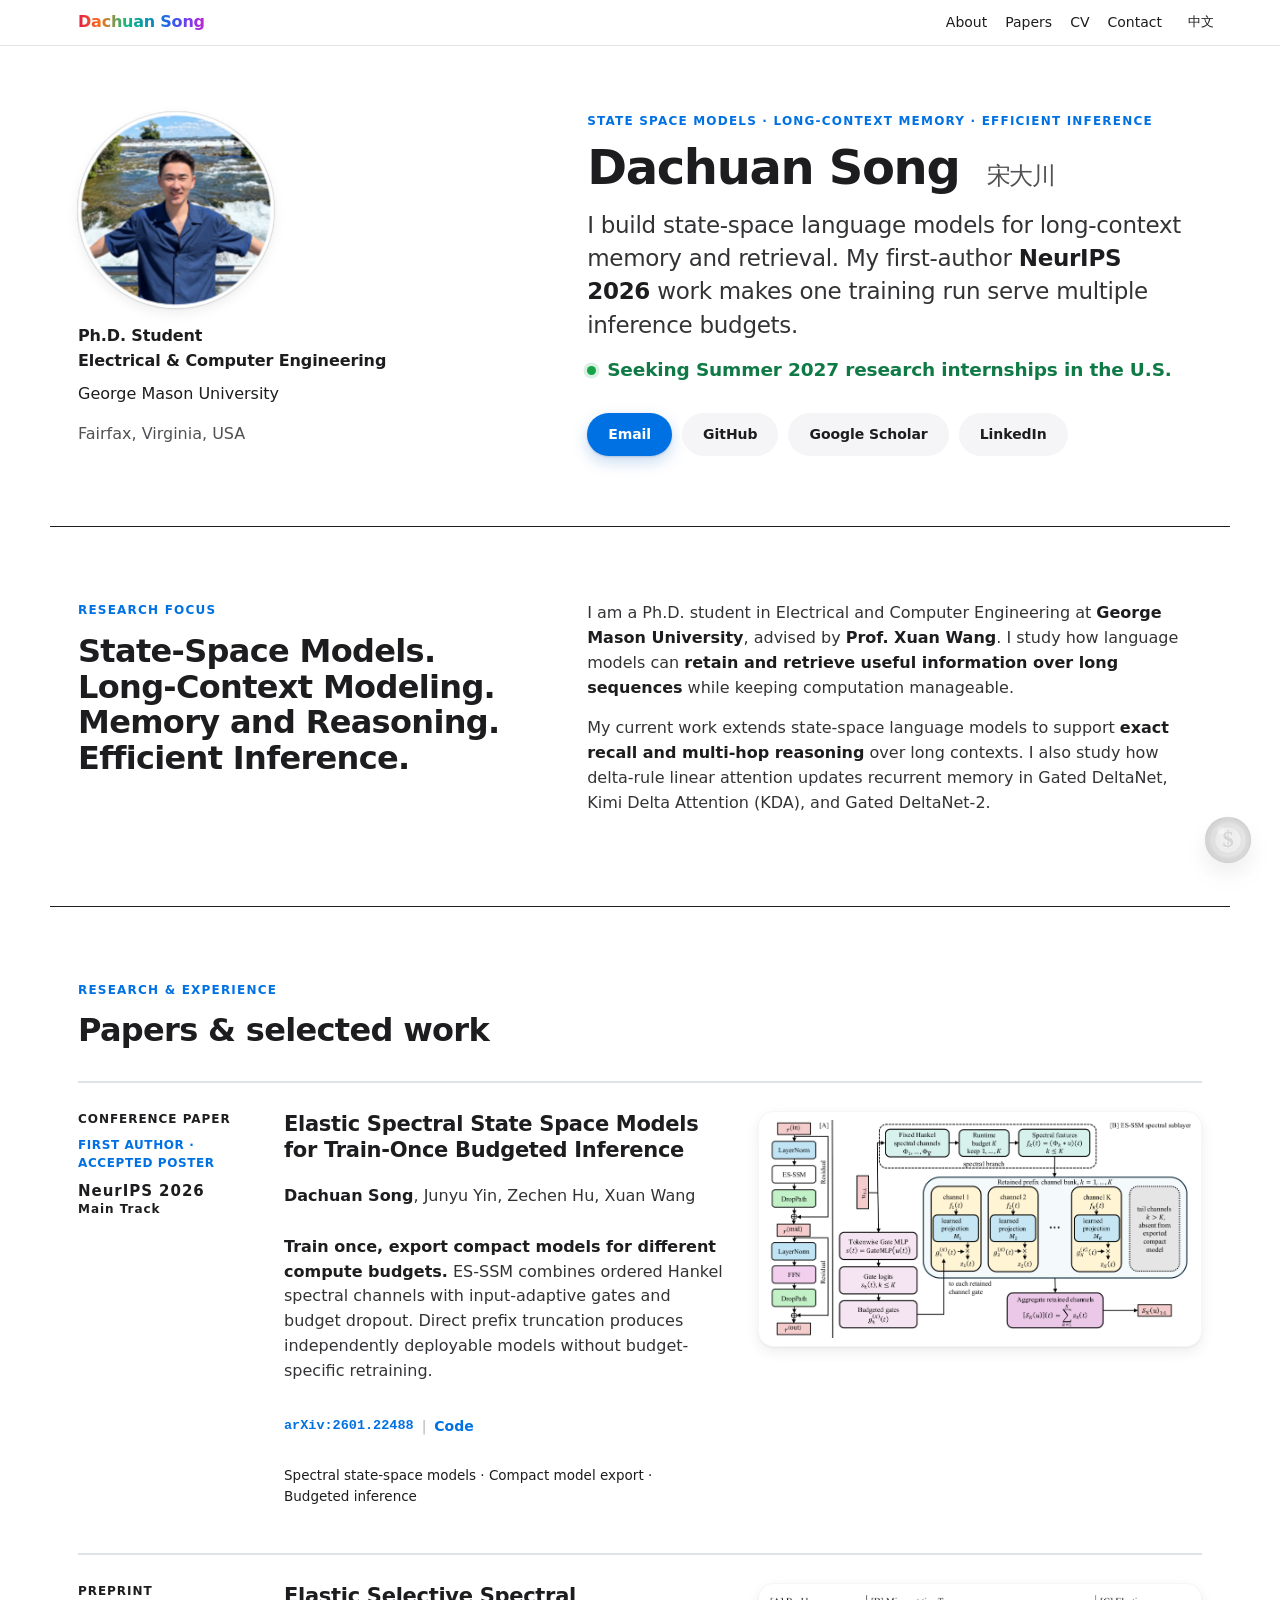
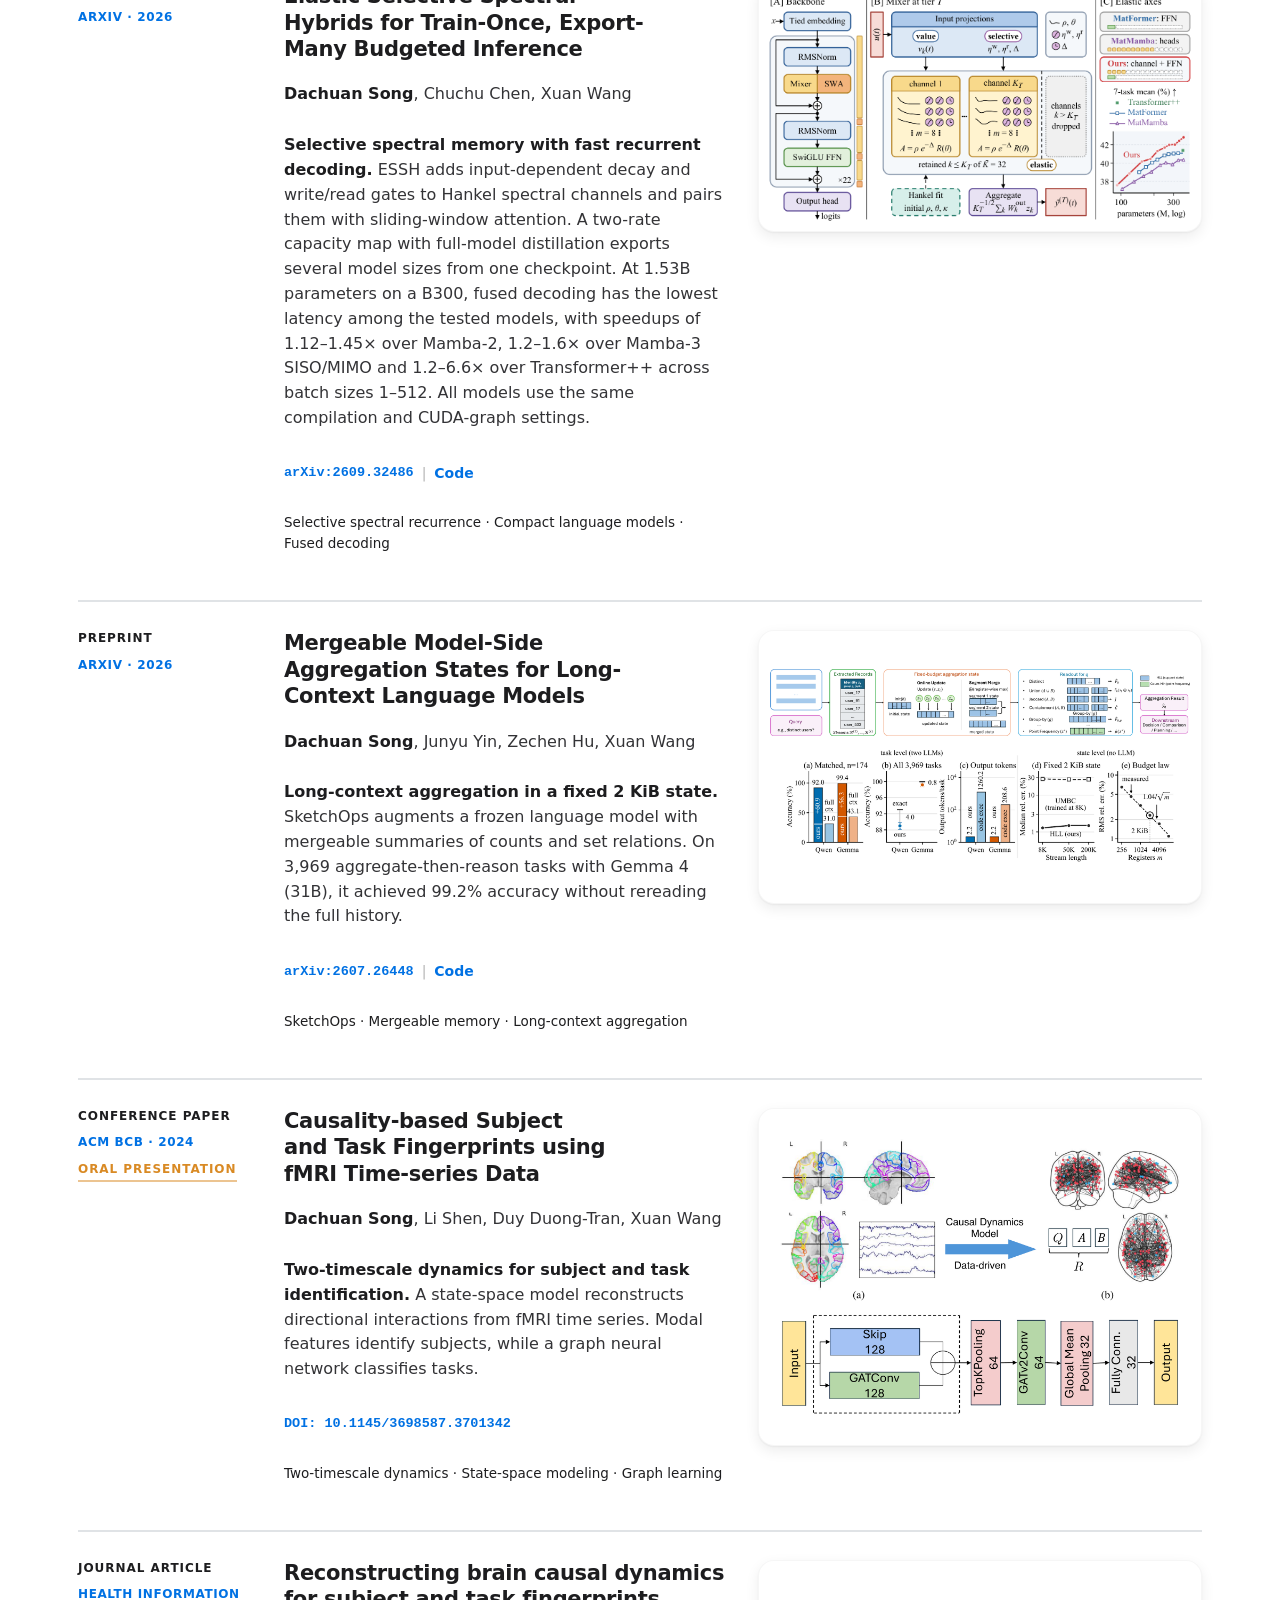
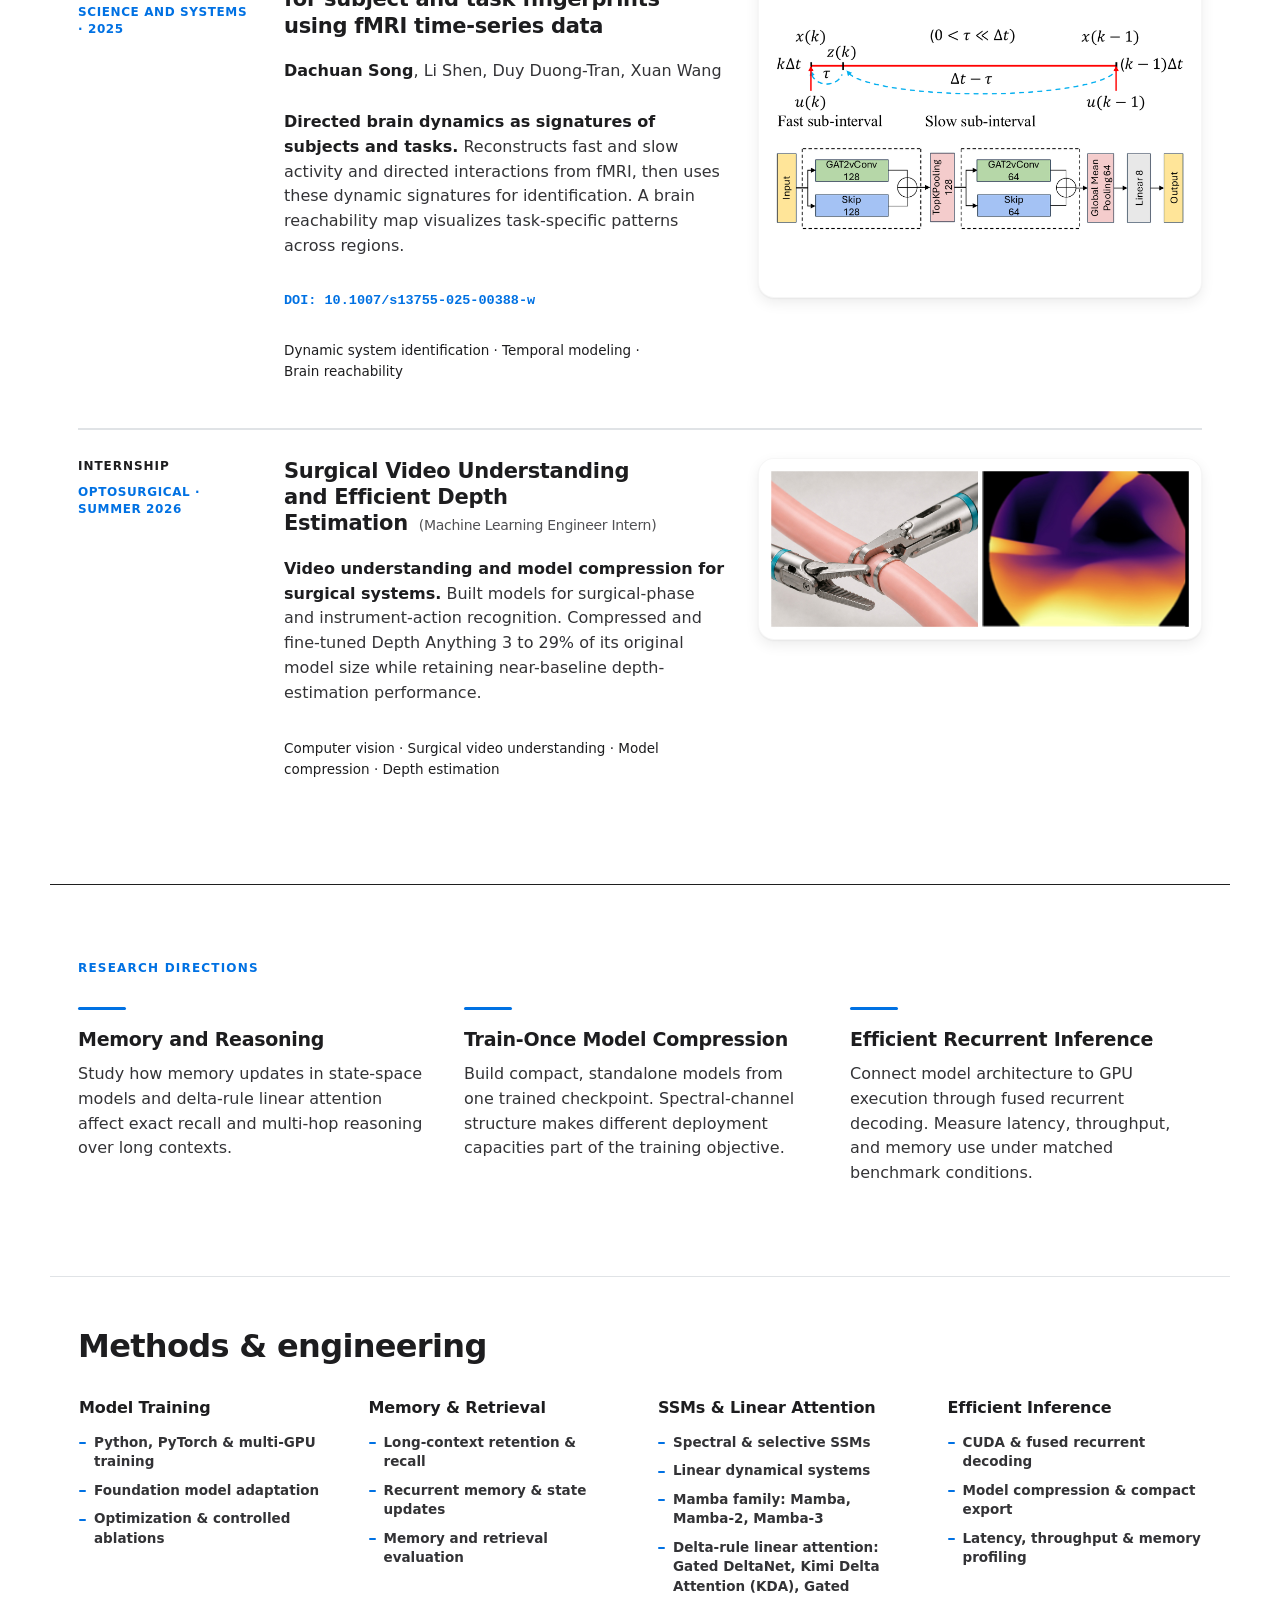
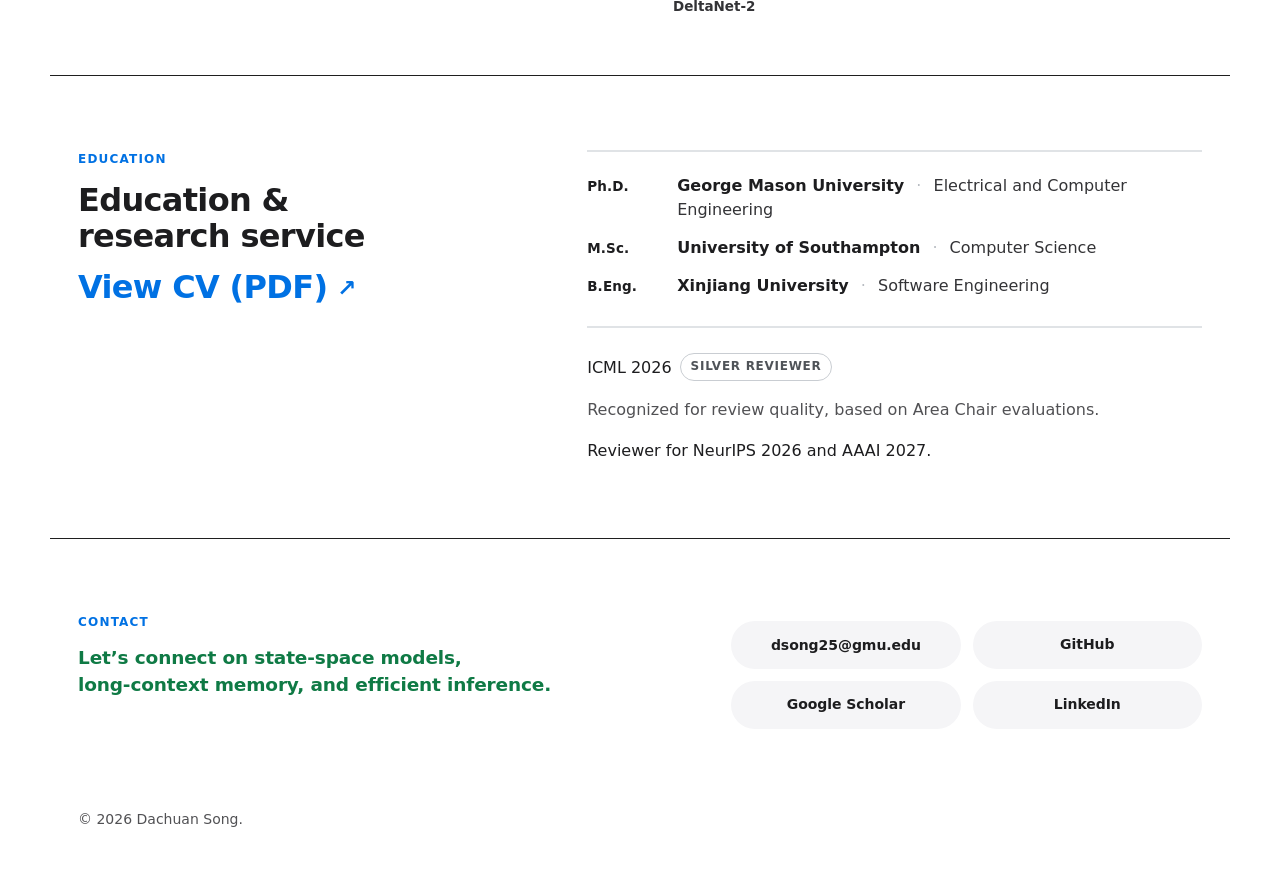
<file: index.html>
<!doctype html>
<html lang="en">
  <head>
    <meta charset="UTF-8" />
    <meta name="viewport" content="width=device-width, initial-scale=1.0" />
    <meta
      name="description"
      content="Dachuan Song, Ph.D. student at George Mason University. First-author NeurIPS 2026 research on state-space models, long-context memory and retrieval, and efficient inference."
    />
    <title>Dachuan Song | AI Research & Engineering</title>
    <link rel="canonical" href="https://dcsong.com/" />
    <script src="./domain-routing.js?v=20261001" defer></script>
    <link rel="stylesheet" href="./styles.css?v=plate-spin-20261128" />
  </head>
  <body>
    <button
      class="coin-companion"
      type="button"
      data-coin-easter-egg
      aria-label="Hidden contact easter egg"
      data-i18n-aria="easterEgg.coinLabel"
      aria-controls="wechat-contact"
      aria-expanded="false"
    >
      <span class="coin-sprite" aria-hidden="true"></span>
    </button>

    <dialog
      id="wechat-contact"
      class="wechat-dialog"
      data-wechat-dialog
      aria-label="WeChat QR code"
      data-i18n-aria="easterEgg.dialogLabel"
    >
      <button
        class="wechat-dialog-close"
        type="button"
        data-wechat-dialog-close
        aria-label="Close WeChat QR code"
        data-i18n-aria="easterEgg.closeLabel"
      >
        <span aria-hidden="true">&times;</span>
      </button>
      <img
        class="wechat-qr"
        src="./assets/wechat-qr.png"
        width="888"
        height="1137"
        alt="WeChat QR code for Dachuan Song"
        data-i18n-alt="easterEgg.qrAlt"
      />
    </dialog>

    <header class="site-header">
      <a class="brand" href="#top" aria-label="Dachuan Song home">
        <span class="brand-colors" aria-hidden="true">Dachuan Song</span>
      </a>
      <div class="header-controls">
        <nav class="nav" aria-label="Primary navigation">
          <a href="#about" data-i18n="nav.about">About</a>
          <a href="#publications" data-i18n="nav.papers">Papers</a>
          <a href="#education" data-i18n="nav.cv">CV</a>
          <a href="#contact" data-i18n="nav.contact">Contact</a>
        </nav>
        <button class="language-toggle" type="button" data-lang-toggle aria-label="Switch to Chinese">中文</button>
      </div>
    </header>

    <main id="top">
      <section class="hero section">
        <div class="hero-copy">
          <p class="eyebrow" data-i18n="hero.eyebrow">State Space Models · Long-Context Memory · Efficient Inference</p>
          <h1>Dachuan Song <span class="han-name">宋大川</span></h1>
          <p class="lead" data-i18n-html="hero.lead">I build state-space language models for long-context memory and retrieval. My first-author <strong>NeurIPS 2026</strong> work makes one training run serve multiple inference budgets.</p>
          <p class="hero-availability" data-i18n="hero.availability">Seeking Summer 2027 research internships in the U.S.</p>
          <div class="hero-actions" aria-label="Profile links" data-i18n-aria="hero.linksLabel">
            <button
              class="button primary"
              type="button"
              data-copy-email="dsong25@gmu.edu"
              data-i18n="links.email"
              data-i18n-aria="links.emailCopyAria"
              aria-label="Copy email address"
              aria-live="polite"
            >
              Email
            </button>
            <a class="button" href="https://github.com/songdc98" target="_blank" rel="noreferrer">GitHub</a>
            <a class="button" href="https://scholar.google.com/citations?user=GhRcPq0AAAAJ&hl=en&oi=ao" target="_blank" rel="noreferrer" data-i18n="links.scholar">Google Scholar</a>
            <a class="button" href="https://linkedin.com/in/dachuan-song-354554252" target="_blank" rel="noreferrer">LinkedIn</a>
          </div>
        </div>
        <aside class="profile-panel" aria-label="Profile summary" data-i18n-aria="profile.summaryLabel">
          <div class="portrait-stage">
            <div
              class="portrait-ring"
              role="button"
              tabindex="0"
              aria-label="Spin the portrait"
              data-i18n-aria="profile.spinLabel"
            >
              <div class="portrait-face portrait-front">
                <img src="./assets/dachuan-song-outdoor-natural.jpg" alt="Portrait of Dachuan Song" />
              </div>
              <div class="portrait-face portrait-back" aria-hidden="true">
                <span class="portrait-monogram">DS</span>
              </div>
            </div>
            <span class="portrait-floor" aria-hidden="true"></span>
          </div>
          <div>
            <p class="role" data-i18n="profile.role">Ph.D. Student</p>
            <p class="program" data-i18n="profile.program">Electrical &amp; Computer Engineering</p>
            <p>
              <a class="institution-link" href="https://www.gmu.edu/" target="_blank" rel="noreferrer" data-i18n="profile.university">George Mason University</a>
            </p>
            <p>
              <a class="location-link" href="https://maps.apple.com/?q=Fairfax%2C%20Virginia%2C%20USA" target="_blank" rel="noreferrer" data-i18n="profile.location">Fairfax, Virginia, USA</a>
            </p>
          </div>
        </aside>
      </section>

      <section id="about" class="section split">
        <div>
          <p class="section-kicker" data-i18n="about.kicker">Research focus</p>
          <h2 data-i18n-html="about.title">State-Space Models.<br>Long-Context Modeling.<br>Memory and Reasoning.<br>Efficient Inference.</h2>
        </div>
        <div class="section-body">
          <p data-i18n-html="about.p1">I am a Ph.D. student in Electrical and Computer Engineering at <a class="direction-link" href="https://www.gmu.edu/" target="_blank" rel="noreferrer">George Mason University</a>, advised by <a class="direction-link" href="https://mason.gmu.edu/~xwang64/index.html" target="_blank" rel="noreferrer">Prof. Xuan Wang</a>. I study how language models can <strong>retain and retrieve useful information over long sequences</strong> while keeping computation manageable.</p>
          <p data-i18n-html="about.p2">My current work extends state-space language models to support <strong>exact recall and multi-hop reasoning</strong> over long contexts. I also study how delta-rule linear attention updates recurrent memory in Gated DeltaNet, Kimi Delta Attention (KDA), and Gated DeltaNet-2.</p>
        </div>
      </section>

      <section id="publications" class="section">
        <div class="section-heading">
          <p class="section-kicker" data-i18n="publications.kicker">Research &amp; experience</p>
          <h2 data-i18n="publications.title">Papers &amp; selected work</h2>
        </div>
        <div class="publication-list">
          <article class="publication">
            <div class="publication-meta">
              <span class="paper-type conference" data-i18n="publications.es.type">Conference Paper</span>
              <span class="time" data-i18n="publications.es.venue">First author · Accepted poster</span>
              <span class="publication-note neurips-note" data-i18n-html="publications.es.badge"><span class="neurips-year">NeurIPS 2026</span><span class="neurips-track">Main Track</span></span>
            </div>
            <h3>
              <a id="paper-es-title" href="https://arxiv.org/abs/2601.22488" target="_blank" rel="noreferrer" data-i18n="publications.es.title">Elastic Spectral State Space Models for Train-Once Budgeted Inference</a>
            </h3>
            <p><strong class="author-self">Dachuan Song</strong>, Junyu Yin, Zechen Hu, Xuan Wang</p>
            <p class="publication-summary" data-i18n-html="publications.es.summary"><strong>Train once, export compact models for different compute budgets.</strong> ES-SSM combines ordered Hankel spectral channels with input-adaptive gates and budget dropout. Direct prefix truncation produces independently deployable models without budget-specific retraining.</p>
            <div class="paper-links" aria-label="Elastic Spectral State Space Models links" data-i18n-aria="publications.links.es">
              <a class="paper-id" href="https://arxiv.org/abs/2601.22488" target="_blank" rel="noreferrer">arXiv:2601.22488</a>
              <a href="https://github.com/songdc98/ES-SSM" target="_blank" rel="noreferrer" data-i18n="publications.link.code">Code</a>
            </div>
            <p class="stack publication-keywords" data-i18n="publications.es.keywords">Spectral state‑space models · Compact model export · Budgeted inference</p>
            <a class="paper-thumbnail paper-thumbnail-figure1" href="https://arxiv.org/abs/2601.22488" target="_blank" rel="noreferrer" aria-labelledby="paper-es-title">
              <img src="./assets/es-ssm-figure1.png" alt="Figure 1 of ES-SSM: spectral channels and compact model export" data-i18n-alt="publications.es.imageAlt" />
            </a>
          </article>
          <article class="publication">
            <div class="publication-meta">
              <span class="paper-type preprint" data-i18n="publications.essh.type">Preprint</span>
              <span class="time" data-i18n="publications.essh.venue">arXiv · 2026</span>
            </div>
            <h3>
              <a id="paper-essh-title" href="https://arxiv.org/abs/2609.32486" target="_blank" rel="noreferrer" data-i18n="publications.essh.title">Elastic Selective Spectral Hybrids for Train-Once, Export-Many Budgeted Inference</a>
            </h3>
            <p><strong class="author-self">Dachuan Song</strong>, Chuchu Chen, Xuan Wang</p>
            <p class="publication-summary" data-i18n-html="publications.essh.summary"><strong>Selective spectral memory with fast recurrent decoding.</strong> ESSH adds input-dependent decay and write/read gates to Hankel spectral channels and pairs them with sliding-window attention. A two-rate capacity map with full-model distillation exports several model sizes from one checkpoint. At 1.53B parameters on a B300, fused decoding has the lowest latency among the tested models, with speedups of 1.12⁠–⁠1.45× over Mamba-2, 1.2⁠–⁠1.6× over Mamba-3 SISO/MIMO and 1.2⁠–⁠6.6× over Transformer++ across batch sizes 1⁠–⁠512. All models use the same compilation and CUDA-graph settings.</p>
            <div class="paper-links" aria-label="Elastic Selective Spectral Hybrids paper links" data-i18n-aria="publications.links.essh">
              <a class="paper-id" href="https://arxiv.org/abs/2609.32486" target="_blank" rel="noreferrer">arXiv:2609.32486</a>
              <a href="https://github.com/songdc98/ESSH" target="_blank" rel="noreferrer" data-i18n="publications.link.code">Code</a>
            </div>
            <p class="stack publication-keywords" data-i18n="publications.essh.keywords">Selective spectral recurrence · Compact language models · Fused decoding</p>
            <a class="paper-thumbnail paper-thumbnail-figure1" href="https://arxiv.org/abs/2609.32486" target="_blank" rel="noreferrer" aria-labelledby="paper-essh-title">
              <img src="./assets/essh-figure1.png" alt="Figure 1 of ESSH: selective spectral hybrid and elastic capacity axes" data-i18n-alt="publications.essh.imageAlt" />
            </a>
          </article>
          <article class="publication">
            <div class="publication-meta">
              <span class="paper-type preprint" data-i18n="publications.sketchops.type">Preprint</span>
              <span class="time" data-i18n="publications.sketchops.venue">arXiv · 2026</span>
            </div>
            <h3>
              <a id="paper-sketchops-title" href="https://arxiv.org/abs/2607.26448" target="_blank" rel="noreferrer" data-i18n="publications.sketchops.title">Mergeable Model-Side Aggregation States for Long-Context Language Models</a>
            </h3>
            <p><strong class="author-self">Dachuan Song</strong>, Junyu Yin, Zechen Hu, Xuan Wang</p>
            <p class="publication-summary" data-i18n-html="publications.sketchops.summary"><strong>Long-context aggregation in a fixed 2 KiB state.</strong> SketchOps augments a frozen language model with mergeable summaries of counts and set relations. On 3,969 aggregate-then-reason tasks with Gemma 4 (31B), it achieved 99.2% accuracy without rereading the full history.</p>
            <div class="paper-links" aria-label="SketchOps paper links" data-i18n-aria="publications.links.sketchops">
              <a class="paper-id" href="https://arxiv.org/abs/2607.26448" target="_blank" rel="noreferrer">arXiv:2607.26448</a>
              <a href="https://github.com/songdc98/sketchops" target="_blank" rel="noreferrer" data-i18n="publications.link.code">Code</a>
            </div>
            <p class="stack publication-keywords" data-i18n="publications.sketchops.keywords">SketchOps · Mergeable memory · Long‑context aggregation</p>
            <a class="paper-thumbnail paper-thumbnail-stack" href="https://arxiv.org/abs/2607.26448" target="_blank" rel="noreferrer" aria-labelledby="paper-sketchops-title">
              <img src="./assets/sketchops-figures.png?v=2" alt="SketchOps workflow and main experimental results" />
            </a>
          </article>
          <article class="publication">
            <div class="publication-meta">
              <span class="paper-type conference" data-i18n="publications.bcb.type">Conference Paper</span>
              <span class="time" data-i18n="publications.bcb.venue">ACM BCB · 2024</span>
              <span class="publication-note" data-i18n="publications.bcb.badge">Oral Presentation</span>
            </div>
            <h3>
              <a id="paper-bcb-title" href="https://dl.acm.org/doi/abs/10.1145/3698587.3701342" target="_blank" rel="noreferrer" data-i18n="publications.bcb.title">Causality-based Subject and Task Fingerprints using fMRI Time-series Data</a>
            </h3>
            <p><strong class="author-self">Dachuan Song</strong>, Li Shen, Duy Duong-Tran, Xuan Wang</p>
            <p class="publication-summary" data-i18n-html="publications.bcb.summary"><strong>Two-timescale dynamics for subject and task identification.</strong> A state-space model reconstructs directional interactions from fMRI time series. Modal features identify subjects, while a graph neural network classifies tasks.</p>
            <div class="paper-links" aria-label="ACM BCB conference paper links" data-i18n-aria="publications.links.bcb">
              <a class="paper-id" href="https://dl.acm.org/doi/abs/10.1145/3698587.3701342" target="_blank" rel="noreferrer">DOI: 10.1145/3698587.3701342</a>
            </div>
            <p class="stack publication-keywords" data-i18n="publications.bcb.keywords">Two‑timescale dynamics · State‑space modeling · Graph learning</p>
            <a class="paper-thumbnail" href="https://dl.acm.org/doi/abs/10.1145/3698587.3701342" target="_blank" rel="noreferrer" aria-labelledby="paper-bcb-title">
              <img
                src="./assets/conference-figures-1-2.png"
                alt="Conference Figures 1 and 2: causal dynamics reconstruction and five-layer GNN"
              />
            </a>
          </article>
          <article class="publication">
            <div class="publication-meta">
              <span class="paper-type journal" data-i18n="publications.fmri.type">Journal Article</span>
              <span class="time" data-i18n="publications.fmri.venue">Health Information Science and Systems · 2025</span>
            </div>
            <h3>
              <a id="paper-fmri-title" href="https://link.springer.com/article/10.1007/s13755-025-00388-w" target="_blank" rel="noreferrer" data-i18n="publications.fmri.title">Reconstructing brain causal dynamics for subject and task fingerprints using fMRI time-series data</a>
            </h3>
            <p><strong class="author-self">Dachuan Song</strong>, Li Shen, Duy Duong-Tran, Xuan Wang</p>
            <p class="publication-summary" data-i18n-html="publications.fmri.summary"><strong>Directed brain dynamics as signatures of subjects and tasks.</strong> Reconstructs fast and slow activity and directed interactions from fMRI, then uses these dynamic signatures for identification. A brain reachability map visualizes task-specific patterns across regions.</p>
            <div class="paper-links" aria-label="fMRI journal article links" data-i18n-aria="publications.links.fmri">
              <a class="paper-id" href="https://link.springer.com/article/10.1007/s13755-025-00388-w" target="_blank" rel="noreferrer">DOI: 10.1007/s13755-025-00388-w</a>
            </div>
            <p class="stack publication-keywords" data-i18n="publications.fmri.keywords">Dynamic system identification · Temporal modeling · Brain reachability</p>
            <a class="paper-thumbnail" href="https://link.springer.com/article/10.1007/s13755-025-00388-w" target="_blank" rel="noreferrer" aria-labelledby="paper-fmri-title">
              <img
                src="./assets/journal-figures-1-3.png"
                alt="Journal Figures 1 and 3: two-timescale sampling and five-layer GNN architecture"
              />
            </a>
          </article>
          <article class="publication">
            <div class="publication-meta">
              <span class="paper-type internship" data-i18n="publications.internship.type">Internship</span>
              <a class="time" href="https://www.optosurgical.com/" target="_blank" rel="noreferrer" data-i18n="publications.internship.venue">Optosurgical · Summer 2026</a>
            </div>
            <h3 class="internship-title">
              <a id="internship-title-link" href="https://www.optosurgical.com/" target="_blank" rel="noreferrer" data-i18n="publications.internship.title">Surgical Video Understanding and Efficient Depth Estimation</a>
              <span class="internship-role">(<span data-i18n="publications.internship.role">Machine Learning Engineer Intern</span>)</span>
            </h3>
            <p class="publication-summary" data-i18n-html="publications.internship.summary"><strong>Video understanding and model compression for surgical systems.</strong> Built models for surgical-phase and instrument-action recognition. Compressed and fine-tuned Depth Anything 3 to 29% of its original model size while retaining near-baseline depth-estimation performance.</p>
            <p class="stack publication-keywords" data-i18n="publications.internship.keywords">Computer vision · Surgical video understanding · Model compression · Depth estimation</p>
            <a class="paper-thumbnail internship-thumbnail" href="https://www.optosurgical.com/" target="_blank" rel="noreferrer" aria-labelledby="internship-title-link">
              <img
                src="./assets/internship-surgery-depth.jpg?v=7"
                alt="Combined non-graphic surgical grasper and clip-applier illustration beside a masked small-model depth prediction"
                data-i18n-alt="publications.internship.imageAlt"
              />
            </a>
          </article>
        </div>
      </section>

      <section class="section">
        <p class="section-kicker" data-i18n="areas.kicker">Research directions</p>
        <div class="expertise-grid">
          <div class="expertise-card sequence-card">
            <h3 data-i18n="areas.sequence.title">Memory and Reasoning</h3>
            <p data-i18n="areas.sequence.body">Study how memory updates in state-space models and delta-rule linear attention affect exact recall and multi-hop reasoning over long contexts.</p>
          </div>
          <div class="expertise-card systems-card">
            <h3 data-i18n="areas.ssm.title">Train-Once Model Compression</h3>
            <p data-i18n="areas.ssm.body">Build compact, standalone models from one trained checkpoint. Spectral-channel structure makes different deployment capacities part of the training objective.</p>
          </div>
          <div class="expertise-card agent-card">
            <h3 data-i18n="areas.agent.title">Efficient Recurrent Inference</h3>
            <p data-i18n="areas.agent.body">Connect model architecture to GPU execution through fused recurrent decoding. Measure latency, throughput, and memory use under matched benchmark conditions.</p>
          </div>
        </div>
      </section>

      <section id="skills" class="skills-band">
        <div class="skills-inner">
          <div class="section-heading">
            <h2 data-i18n="skills.title">Methods &amp; engineering</h2>
          </div>
          <div class="skills-grid">
            <article class="skill-card">
              <h3 data-i18n="skills.dl.title">Model Training</h3>
              <ul class="skill-list">
                <li data-i18n="skills.dl.1">Python, PyTorch &amp; multi-GPU training</li>
                <li data-i18n="skills.dl.2">Foundation model adaptation</li>
                <li data-i18n="skills.dl.3">Optimization &amp; controlled ablations</li>
              </ul>
            </article>
            <article class="skill-card">
              <h3 data-i18n="skills.sequence.title">Memory &amp; Retrieval</h3>
              <ul class="skill-list">
                <li data-i18n="skills.sequence.1">Long-context retention &amp; recall</li>
                <li data-i18n="skills.sequence.2">Recurrent memory &amp; state updates</li>
                <li data-i18n="skills.sequence.3">Memory and retrieval evaluation</li>
              </ul>
            </article>
            <article class="skill-card">
              <h3 data-i18n="skills.ssm.title">SSMs &amp; Linear Attention</h3>
              <ul class="skill-list">
                <li data-i18n="skills.ssm.1">Spectral &amp; selective SSMs</li>
                <li data-i18n="skills.ssm.2">Linear dynamical systems</li>
                <li data-i18n="skills.ssm.3">Mamba family: Mamba, Mamba-2, Mamba-3</li>
                <li data-i18n="skills.ssm.4">Delta-rule linear attention: Gated DeltaNet, Kimi Delta Attention (KDA), Gated DeltaNet-2</li>
              </ul>
            </article>
            <article class="skill-card">
              <h3 data-i18n="skills.agent.title">Efficient Inference</h3>
              <ul class="skill-list">
                <li data-i18n="skills.agent.1">CUDA &amp; fused recurrent decoding</li>
                <li data-i18n="skills.agent.2">Model compression &amp; compact export</li>
                <li data-i18n="skills.agent.3">Latency, throughput &amp; memory profiling</li>
              </ul>
            </article>
          </div>
        </div>
      </section>

      <section id="education" class="section split education-section">
        <div>
          <p class="section-kicker" data-i18n="education.kicker">Education</p>
          <h2 data-i18n="education.title">Education &amp; research service</h2>
          <a
            class="cv-link"
            href="./assets/Dachuan_Song_CV.pdf?v=cv-many-20261126"
            target="_blank"
            rel="noreferrer"
            data-i18n="education.cv"
          >View CV (PDF)</a>
        </div>
        <div class="education-content">
          <dl class="education-summary">
            <div class="education-entry">
              <dt data-i18n="education.gmu.level">Ph.D.</dt>
              <dd>
                <a class="institution-link" href="https://ece.gmu.edu/" target="_blank" rel="noreferrer" data-i18n="education.gmu.school">George Mason University</a>
                <span class="education-divider" aria-hidden="true">·</span>
                <span class="education-program" data-i18n="education.gmu.program">Electrical and Computer Engineering</span>
              </dd>
            </div>
            <div class="education-entry">
              <dt data-i18n="education.southampton.level">M.Sc.</dt>
              <dd>
                <a class="institution-link" href="https://www.southampton.ac.uk/student-life/campuses/highfield" target="_blank" rel="noreferrer" data-i18n="education.southampton.school">University of Southampton</a>
                <span class="education-divider" aria-hidden="true">·</span>
                <span class="education-program" data-i18n="education.southampton.program">Computer Science</span>
              </dd>
            </div>
            <div class="education-entry">
              <dt data-i18n="education.xju.level">B.Eng.</dt>
              <dd>
                <span class="institution-name" data-i18n="education.xju.school">Xinjiang University</span>
                <span class="education-divider" aria-hidden="true">·</span>
                <span class="education-program" data-i18n="education.xju.program">Software Engineering</span>
              </dd>
            </div>
          </dl>

          <section class="award-list" aria-label="Reviewer recognition" data-i18n-aria="awards.label">
            <article class="award-card">
              <div class="award-copy">
                <p class="service-line" data-i18n-html="awards.icml.line">ICML 2026 <span class="highlight-badge highlight-badge-inline">Silver Reviewer</span></p>
                <p class="muted" data-i18n="awards.icml.body">Recognized for review quality, based on Area Chair evaluations.</p>
                <p class="service-line service-entry" data-i18n="awards.service">Reviewer for NeurIPS 2026 and AAAI 2027.</p>
              </div>
            </article>
          </section>
        </div>
      </section>
    </main>

    <footer id="contact" class="footer">
      <div>
        <p class="section-kicker" data-i18n="contact.kicker">Contact</p>
        <h2 data-i18n="contact.title">Let’s connect on state‑space models, long‑context memory, and efficient inference.</h2>
      </div>
      <div class="footer-links">
        <button
          type="button"
          data-copy-email="dsong25@gmu.edu"
          data-i18n="contact.email"
          data-i18n-aria="links.emailCopyAria"
          aria-label="Copy email address"
          aria-live="polite"
        >
          dsong25@gmu.edu
        </button>
        <a href="https://github.com/songdc98" target="_blank" rel="noreferrer">GitHub</a>
        <a href="https://scholar.google.com/citations?user=GhRcPq0AAAAJ&hl=en&oi=ao" target="_blank" rel="noreferrer">Google Scholar</a>
        <a href="https://linkedin.com/in/dachuan-song-354554252" target="_blank" rel="noreferrer">LinkedIn</a>
      </div>
      <p class="copyright">© <span id="year"></span> Dachuan Song.</p>
    </footer>

    <script src="./script.js?v=plate-spin-20261128"></script>
  </body>
</html>
</file>
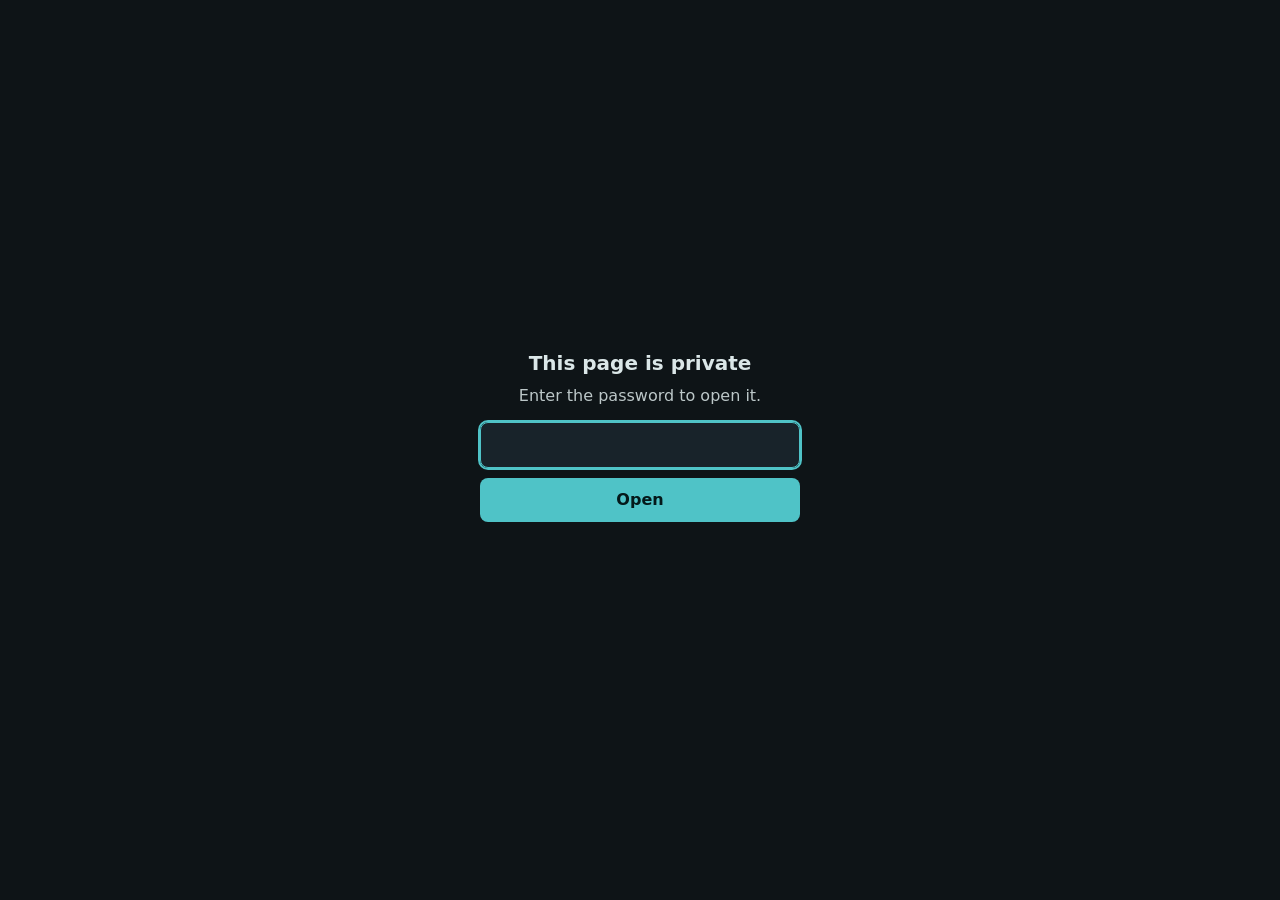
<file: esw-7db9c199/index.html>
<!doctype html>
<html lang="en">
<head>
<meta charset="utf-8">
<meta name="viewport" content="width=device-width,initial-scale=1">
<title>Private</title>
<meta name="robots" content="noindex,nofollow,noarchive">
<meta name="esw-gated" content="1">
<link rel="icon" type="image/png" href="[data-uri]"><link rel="preconnect" href="https://fonts.googleapis.com"><link rel="stylesheet" href="https://fonts.googleapis.com/css2?family=Barlow+Semi+Condensed:wght@500;600;700&family=Source+Sans+3:wght@400;500;600&family=JetBrains+Mono:wght@400;500&display=swap">
</head>
<body>
<script src="js/gate.js?v=a471ba15"></script>
</body>
</html>
</file>
<file: styles.css>
:root {
  --header-height: 46px;
  --bg: #ffffff;
  --panel: #ffffff;
  --panel-soft: #f7f7f7;
  --text: #1d1d1f;
  --heading: #1d1d1f;
  --body: #333336;
  --muted: #515154;
  --fill: #f5f5f7;
  --fill-strong: #e8e8ed;
  --line: #e3e3e6;
  --divider-major: #1f1f1f;
  --divider-minor: #e0e3e6;
  --accent: #0071e3;
  --accent-soft: #5b95c7;
  --blue: #0071e3;
  --amber: #8a6a22;
  --rose: #94524d;
  --accent-ink: #0058b8;
  --shadow: none;
  --relief-shadow:
    0 1px 2px rgba(0, 0, 0, 0.05),
    0 5px 14px rgba(0, 0, 0, 0.075),
    inset 0 1px 0 rgba(255, 255, 255, 0.92);
  color-scheme: light;
}

* {
  box-sizing: border-box;
}

html {
  scroll-behavior: smooth;
  scroll-padding-top: calc(var(--header-height) + 12px);
  overflow-x: hidden;
}

body {
  margin: 0;
  background: var(--bg);
  color: var(--text);
  font-family:
    ui-sans-serif,
    system-ui,
    -apple-system,
    BlinkMacSystemFont,
    "Segoe UI",
    sans-serif;
  line-height: 1.55;
  overflow-x: hidden;
  font-synthesis-weight: none;
}

::selection {
  background: rgba(0, 113, 227, 0.16);
}

a {
  color: inherit;
  text-decoration: none;
}

.coin-companion {
  --coin-border: rgba(126, 126, 126, 0.34);
  --coin-highlight: rgba(255, 255, 255, 0.42);
  --coin-ring: rgba(145, 145, 145, 0.24);
  --coin-shadow: rgba(110, 110, 110, 0.12);
  --coin-a: #f7f7f7;
  --coin-b: #dddddd;
  --coin-c: #bdbdbd;
  --coin-d: #949494;
  --coin-mark: rgba(86, 86, 86, 0.44);
  --coin-mark-shadow: rgba(255, 255, 255, 0.46);
  position: fixed;
  right: 16px;
  bottom: 18px;
  z-index: 9;
  width: 72px;
  height: 84px;
  padding: 0;
  border: 0;
  appearance: none;
  background: transparent;
  cursor: pointer;
  pointer-events: auto;
  transform-origin: 50% 80%;
  opacity: 0.48;
  filter: drop-shadow(0 12px 18px rgba(0, 0, 0, 0.08));
  transition: opacity 160ms ease, filter 160ms ease;
}

.coin-companion:focus-visible {
  outline: 2px solid #0f4d82;
  outline-offset: 2px;
  border-radius: 50%;
}

.coin-companion:hover {
  --coin-border: rgba(139, 96, 16, 0.86);
  --coin-highlight: rgba(255, 255, 255, 0.72);
  --coin-ring: rgba(255, 238, 157, 0.52);
  --coin-shadow: rgba(112, 72, 14, 0.2);
  --coin-a: #fff1a8;
  --coin-b: #ffe68a;
  --coin-c: #d69a22;
  --coin-d: #9f6511;
  --coin-mark: rgba(103, 64, 8, 0.9);
  --coin-mark-shadow: rgba(255, 246, 181, 0.62);
  opacity: 0.9;
  filter: drop-shadow(0 12px 18px rgba(112, 72, 14, 0.14));
}

.coin-sprite {
  position: absolute;
  left: 50%;
  top: 50%;
  display: block;
  width: 54px;
  aspect-ratio: 1;
  border: 2px solid var(--coin-border);
  border-radius: 50%;
  background:
    radial-gradient(circle at 34% 28%, var(--coin-highlight) 0 9%, transparent 10%),
    radial-gradient(circle at 54% 56%, var(--coin-b) 0 30%, var(--coin-c) 61%, var(--coin-d) 100%);
  box-shadow:
    inset 0 0 0 4px var(--coin-ring),
    inset 0 -8px 12px rgba(80, 80, 80, 0.18),
    0 12px 18px var(--coin-shadow);
  opacity: 1;
  pointer-events: none;
  transform: translate(-50%, -50%) translateY(0) scale(0.86) rotate(0deg);
  transition: background 160ms ease, border-color 160ms ease, box-shadow 160ms ease, transform 160ms ease;
}

.coin-sprite::before {
  content: "";
  position: absolute;
  inset: 8px;
  border: 2px solid var(--coin-ring);
  border-radius: 50%;
  box-shadow: inset 0 0 0 3px rgba(255, 255, 255, 0.12);
}

.coin-sprite::after {
  content: "$";
  position: absolute;
  inset: 0;
  display: grid;
  place-items: center;
  color: var(--coin-mark);
  font-family: Georgia, "Times New Roman", serif;
  font-size: 26px;
  font-weight: 800;
  line-height: 1;
  text-shadow: 0 1px 0 var(--coin-mark-shadow);
}

.wechat-dialog {
  position: fixed;
  inset: auto 96px 110px auto;
  z-index: 20;
  width: fit-content;
  max-width: calc(100vw - 112px);
  max-height: calc(100vh - 128px);
  max-height: calc(100dvh - 128px);
  margin: 0;
  padding: 0;
  overflow: hidden;
  border: 1px solid rgba(18, 24, 32, 0.2);
  border-radius: 8px;
  background: #ffffff;
  box-shadow: 0 14px 36px rgba(18, 24, 32, 0.2);
  color-scheme: light;
}

.wechat-qr {
  display: block;
  width: auto;
  height: auto;
  max-width: min(280px, calc(100vw - 112px));
  max-height: calc(100vh - 128px);
  max-height: calc(100dvh - 128px);
  object-fit: contain;
  background: #ffffff;
}

.wechat-dialog-close {
  position: absolute;
  top: 7px;
  right: 7px;
  z-index: 1;
  display: grid;
  width: 34px;
  height: 34px;
  padding: 0;
  place-items: center;
  border: 1px solid rgba(18, 24, 32, 0.18);
  border-radius: 50%;
  background: rgba(255, 255, 255, 0.94);
  color: #111820;
  box-shadow: 0 4px 14px rgba(18, 24, 32, 0.12);
  cursor: pointer;
  font: inherit;
  font-size: 23px;
  line-height: 1;
}

.wechat-dialog-close span {
  position: relative;
  display: block;
  width: 14px;
  height: 14px;
  font-size: 0;
}

.wechat-dialog-close span::before,
.wechat-dialog-close span::after {
  position: absolute;
  top: 50%;
  left: 50%;
  width: 14px;
  height: 2px;
  border-radius: 999px;
  background: currentColor;
  content: "";
  transform: translate(-50%, -50%) rotate(45deg);
}

.wechat-dialog-close span::after {
  transform: translate(-50%, -50%) rotate(-45deg);
}

.wechat-dialog-close:hover {
  background: #ffffff;
  border-color: rgba(15, 77, 130, 0.5);
  color: #0f4d82;
}

.wechat-dialog-close:focus-visible {
  outline: 2px solid #0f4d82;
  outline-offset: 2px;
}

.site-header {
  position: fixed;
  inset: 0 0 auto;
  z-index: 10;
  display: flex;
  align-items: center;
  justify-content: space-between;
  gap: 24px;
  height: var(--header-height);
  padding: 0 max(28px, calc((100vw - 1180px) / 2));
  padding-left: max(28px, calc((100% - 1180px) / 2 + 28px));
  background: #ffffff;
  border-bottom: 1px solid var(--line);
}

main {
  padding-top: var(--header-height);
}

main > section + section {
  border-top: 1px solid var(--divider-major);
}

.brand {
  font-size: 16px;
  font-weight: 800;
  letter-spacing: -0.014em;
  text-transform: none;
}

.brand-colors {
  display: inline-block;
  color: #7c3aed;
  background: linear-gradient(
    90deg,
    #e11d48 0%,
    #f97316 18%,
    #10b981 38%,
    #0891b2 55%,
    #2563eb 72%,
    #7c3aed 87%,
    #c026d3 100%
  );
  background-clip: text;
  -webkit-background-clip: text;
  -webkit-text-fill-color: transparent;
}

@media (forced-colors: active) {
  .brand-colors {
    background: none;
    -webkit-text-fill-color: currentColor;
  }
}

.header-controls {
  display: flex;
  align-items: center;
  justify-content: flex-end;
  gap: 10px;
  min-width: 0;
}

.nav {
  display: flex;
  flex-wrap: nowrap;
  justify-content: flex-end;
  gap: 18px;
  padding: 0;
  border: 0;
  border-radius: 0;
  background: transparent;
  box-shadow: none;
  color: var(--heading);
  font-size: 14px;
  white-space: nowrap;
}

.nav a {
  padding: 0;
  border-radius: 0;
  border-bottom: 0;
  transition: background 160ms ease, color 160ms ease;
}

.nav a:hover {
  color: var(--accent);
  background: transparent;
}

.language-toggle {
  display: inline-flex;
  align-items: center;
  justify-content: center;
  min-height: 26px;
  min-width: 58px;
  padding: 4px 12px;
  border: 0;
  border-radius: 0;
  background: transparent;
  color: var(--heading);
  font: inherit;
  font-size: 13px;
  font-weight: 700;
  cursor: pointer;
  white-space: nowrap;
  transition: color 160ms ease;
}

.language-toggle:hover {
  color: var(--accent-ink);
}

.language-toggle:focus-visible {
  outline: 2px solid var(--accent);
  outline-offset: 3px;
}

.section {
  width: 100%;
  max-width: 1180px;
  margin: 0 auto;
  padding: 74px 28px;
}

.hero {
  display: grid;
  grid-template-columns: minmax(240px, 0.42fr) minmax(0, 0.58fr);
  gap: 64px;
  align-items: start;
  min-height: auto;
  padding-top: 66px;
  padding-bottom: 70px;
}

.hero-copy {
  order: 2;
  margin-left: 0;
}

.hero-copy,
.profile-panel,
.section-body,
.timeline,
.publication-list,
.education-summary,
.project-grid,
.expertise-grid,
.skills-grid {
  min-width: 0;
}

.eyebrow,
.section-kicker,
.time,
.stack {
  color: var(--accent);
  font-size: 13.5px;
  font-weight: 700;
  letter-spacing: 0.04em;
  text-transform: uppercase;
  overflow-wrap: anywhere;
}

.eyebrow,
.section-kicker {
  color: var(--accent);
  font-size: 12px;
  font-weight: 700;
  letter-spacing: 0.1em;
}

.section-kicker {
  margin-bottom: 14px;
}

.section-kicker + .expertise-grid {
  margin-top: 30px;
}

h1,
h2,
h3,
p {
  margin-top: 0;
}

h1 {
  max-width: 780px;
  margin-bottom: 16px;
  font-size: clamp(34px, 4.4vw, 48px);
  line-height: 1.04;
  letter-spacing: -0.028em;
  color: var(--heading);
  font-weight: 740;
}

.han-name {
  display: inline-block;
  margin-left: 12px;
  color: var(--muted);
  font-size: clamp(18px, 2vw, 24px);
  font-weight: 500;
  white-space: nowrap;
}

h2 {
  margin-bottom: 16px;
  font-size: clamp(24px, 2.8vw, 32px);
  line-height: 1.12;
  letter-spacing: -0.021em;
  color: var(--heading);
  font-weight: 760;
  text-wrap: balance;
}

h3 {
  margin-bottom: 10px;
  font-size: 21px;
  line-height: 1.26;
  letter-spacing: -0.014em;
  color: var(--heading);
  font-weight: 700;
  text-wrap: balance;
}

.lead {
  max-width: 680px;
  color: var(--body);
  font-size: clamp(18px, 2.1vw, 23px);
  margin-bottom: 14px;
  line-height: 1.45;
  letter-spacing: -0.012em;
  text-wrap: pretty;
}

.hero-actions {
  display: flex;
  flex-wrap: wrap;
  gap: 10px;
  margin-top: 28px;
}

.hero-availability {
  display: flex;
  align-items: center;
  gap: 11px;
  max-width: 680px;
  margin: 0;
  color: #0f7a45;
  font-size: clamp(16px, 1.7vw, 18.5px);
  font-weight: 650;
  letter-spacing: -0.008em;
}

.hero-availability::before {
  flex: none;
  width: 9px;
  height: 9px;
  border-radius: 50%;
  background: #16a34a;
  box-shadow: 0 0 0 3.5px rgba(22, 163, 74, 0.16);
  content: "";
}

.cv-link {
  display: inline-flex;
  align-items: center;
  gap: 10px;
  color: var(--accent);
  font-size: clamp(24px, 2.8vw, 32px);
  font-weight: 700;
  letter-spacing: -0.021em;
  line-height: 1.12;
  transition: color 160ms ease;
}

.cv-link::after {
  font-size: 0.72em;
  line-height: 1;
  transition: transform 180ms cubic-bezier(0.2, 0.7, 0.2, 1);
  content: "\2197";
}

.cv-link:hover {
  color: var(--accent-ink);
}

.cv-link:hover::after {
  transform: translate(3px, -3px);
}

.cv-link:focus-visible {
  border-radius: 3px;
  outline: 2px solid var(--accent);
  outline-offset: 3px;
}

.footer-links {
  align-self: start;
  display: grid;
  grid-template-columns: repeat(2, minmax(170px, 1fr));
  gap: 12px;
  margin-top: 8px;
}

.footer-links.email-popover-open > button[data-copy-email] {
  margin-bottom: 54px;
}

.footer-links.email-popover-open {
  align-items: start;
}

.button,
.footer-links a,
.footer-links button {
  display: inline-flex;
  align-items: center;
  min-height: 42px;
  padding: 10px 20px;
  border: 1px solid transparent;
  border-radius: 980px;
  background: var(--fill);
  box-shadow: none;
  color: var(--heading);
  font-family: inherit;
  font-size: 14px;
  font-weight: 650;
  letter-spacing: -0.004em;
  cursor: pointer;
  transition:
    transform 160ms ease,
    box-shadow 160ms ease,
    background-color 160ms ease,
    color 160ms ease;
}

.button.primary {
  border-color: transparent;
  background: var(--accent);
  color: #ffffff;
  box-shadow:
    0 1px 2px rgba(0, 60, 130, 0.18),
    0 6px 16px rgba(0, 90, 190, 0.22);
}

.button:hover,
.footer-links a:hover,
.footer-links button:hover {
  border-color: transparent;
  color: var(--heading);
  background: var(--fill-strong);
  box-shadow: none;
  transform: translateY(-1px);
}

.button:focus-visible,
.footer-links button:focus-visible {
  outline: 2px solid var(--accent);
  outline-offset: 2px;
}

.button.primary:hover {
  color: #ffffff;
  background: #0077ed;
  border-color: transparent;
  box-shadow:
    0 2px 4px rgba(0, 60, 130, 0.2),
    0 10px 24px rgba(0, 90, 190, 0.26);
}

.email-copy-popover {
  position: fixed;
  z-index: 15;
  max-width: calc(100vw - 24px);
  padding: 9px 13px;
  border: 1px solid rgba(0, 113, 227, 0.22);
  border-radius: 10px;
  background: #ffffff;
  box-shadow: 0 4px 14px rgba(15, 34, 58, 0.13);
  color: var(--heading);
  font-size: 14px;
  font-weight: 650;
  line-height: 1.3;
  overflow-wrap: anywhere;
  pointer-events: none;
}

.email-copy-popover[hidden] {
  display: none;
}

.button:active,
.footer-links a:active,
.footer-links button:active {
  background: #dcdce1;
  box-shadow: none;
  transform: translateY(0);
}

.profile-panel {
  order: 1;
  justify-self: start;
  display: grid;
  grid-template-columns: minmax(0, 1fr);
  gap: 16px;
  width: 260px;
  max-width: 260px;
}

.portrait-stage {
  --portrait-floor-scale: 1;
  position: relative;
  width: 196px;
  max-width: 100%;
  perspective: 760px;
}

.portrait-ring {
  --portrait-shadow-x: 0px;
  --portrait-shadow-y: 7px;
  --portrait-tilt-x: 0deg;
  --portrait-tilt-y: 0deg;
  --portrait-spin: 0deg;
  --portrait-press: 1;
  --portrait-half: 5px;
  position: relative;
  width: 100%;
  aspect-ratio: 1;
  border-radius: 50%;
  cursor: pointer;
  outline: none;
  transform:
    rotateX(var(--portrait-tilt-x))
    rotateY(calc(var(--portrait-tilt-y) + var(--portrait-spin)))
    scale(var(--portrait-press));
  transform-style: preserve-3d;
  transition: transform 140ms ease-out;
  will-change: transform;
  -webkit-tap-highlight-color: transparent;
}

.portrait-ring.is-pressed {
  --portrait-press: 0.985;
  transition-duration: 70ms;
}

.portrait-stage.is-spinning .portrait-ring {
  transition: none;
}

.portrait-face,
.portrait-edge {
  position: absolute;
  inset: 0;
  border-radius: 50%;
}

.portrait-face {
  padding: 3px;
  overflow: hidden;
  background: #ffffff;
  border: 1px solid rgba(0, 0, 0, 0.035);
  backface-visibility: hidden;
  -webkit-backface-visibility: hidden;
}

.portrait-front {
  box-shadow: var(--relief-shadow);
  transform: translateZ(var(--portrait-half));
  transition: box-shadow 200ms ease-out;
}

.portrait-ring:hover .portrait-front {
  box-shadow:
    0 1px 2px rgba(0, 0, 0, 0.05),
    var(--portrait-shadow-x) var(--portrait-shadow-y) 20px rgba(0, 0, 0, 0.11);
}

.portrait-stage.is-spinning .portrait-front {
  box-shadow: none;
}

.portrait-ring:focus-visible .portrait-front {
  outline: 2px solid var(--accent);
  outline-offset: 3px;
}

.portrait-back {
  container-type: inline-size;
  display: grid;
  place-items: center;
  transform: rotateY(180deg) translateZ(var(--portrait-half));
}

.portrait-back::before {
  position: absolute;
  inset: 3px;
  border-radius: 50%;
  background: radial-gradient(circle at 35% 30%, #ffffff 0%, #f5f5f7 55%, #e8e8ed 100%);
  content: "";
}

.portrait-monogram {
  position: relative;
  color: #7c3aed;
  background: linear-gradient(
    90deg,
    #e11d48 0%,
    #f97316 18%,
    #10b981 38%,
    #0891b2 55%,
    #2563eb 72%,
    #7c3aed 87%,
    #c026d3 100%
  );
  background-clip: text;
  -webkit-background-clip: text;
  -webkit-text-fill-color: transparent;
  font-size: 58px;
  font-size: 30cqi;
  font-weight: 800;
  letter-spacing: -0.04em;
  line-height: 1;
}

.portrait-floor {
  position: absolute;
  top: calc(100% + 6px);
  left: 15%;
  width: 70%;
  height: 14px;
  border-radius: 50%;
  background: radial-gradient(closest-side, rgba(17, 22, 27, 0.2), rgba(17, 22, 27, 0));
  opacity: 0;
  pointer-events: none;
  transform: scaleX(var(--portrait-floor-scale));
  transition: opacity 360ms ease-out;
}

.portrait-stage.is-spinning .portrait-floor {
  opacity: 1;
  transition-duration: 160ms;
}

.portrait-front img {
  width: 100%;
  aspect-ratio: 1;
  border-radius: 50%;
  object-fit: cover;
  background: var(--panel);
  border: 0;
  box-shadow: none;
}

.role {
  margin-bottom: 2px;
  font-weight: 700;
  letter-spacing: -0.008em;
  color: var(--heading);
}

.profile-panel p:last-child {
  margin-bottom: 0;
}

.program {
  margin-bottom: 10px;
  color: var(--heading);
  font-size: clamp(13px, 1.55vw, 16px);
  font-weight: 600;
  letter-spacing: -0.006em;
  line-height: 1.3;
  white-space: nowrap;
}

.muted {
  color: var(--muted);
}

.location-link {
  color: var(--muted);
  transition: color 160ms ease;
}

.location-link:hover {
  color: var(--accent);
}

.institution-link {
  color: inherit;
  transition: color 160ms ease;
}

.institution-link:hover {
  color: var(--accent);
}

.split {
  display: grid;
  grid-template-columns: minmax(240px, 0.42fr) minmax(0, 0.58fr);
  gap: 64px;
}

.section-body p,
.timeline-item p,
.publication p,
.project-grid p,
.expertise-grid p {
  color: var(--body);
}

.direction-link {
  color: var(--heading);
  font-weight: 760;
  transition: color 160ms ease;
}

.direction-link:hover {
  color: var(--accent-ink);
  text-decoration: underline;
  text-decoration-thickness: 1px;
  text-underline-offset: 4px;
}

.direction-link:focus-visible {
  border-radius: 2px;
  outline: 2px solid var(--accent);
  outline-offset: 2px;
}

.expertise-grid,
.project-grid {
  display: grid;
  grid-template-columns: repeat(3, minmax(0, 1fr));
  gap: 34px;
}

.expertise-card h3 {
  font-size: 19px;
}

.skills-band {
  border-top: 0;
  background: #ffffff;
}

.skills-inner {
  width: 100%;
  max-width: 1180px;
  margin: 0 auto;
  padding: 52px 28px 58px;
  border-top: 1px solid var(--divider-minor);
}

.skills-grid {
  display: grid;
  grid-template-columns: repeat(4, minmax(0, 1fr));
  gap: 34px;
}

.skill-card {
  min-height: auto;
  padding: 0;
  border: 1px solid transparent;
  border-radius: 4px;
  background: transparent;
  box-shadow: none;
}

.skill-card h3 {
  margin-bottom: 0;
  font-size: 16px;
  font-weight: 700;
  letter-spacing: -0.008em;
  line-height: 1.3;
}

.skill-list {
  display: grid;
  gap: 9px;
  padding: 0;
  margin: 14px 0 0;
  list-style: none;
}

.skill-list li {
  position: relative;
  padding-left: 15px;
  color: var(--body);
  font-size: 13.5px;
  font-weight: 550;
  line-height: 1.45;
}

.skill-list li::before {
  position: absolute;
  top: 0.7em;
  left: 0;
  width: 7px;
  height: 2px;
  border-radius: 999px;
  background: var(--accent);
  content: "";
}

.project-grid > article,
.publication,
.timeline-item {
  border-top: 2px solid var(--divider-minor);
  padding-top: 28px;
}

.expertise-card,
.project-card {
  position: relative;
}

.expertise-card::before,
.project-card::before {
  content: "";
  display: block;
  width: 48px;
  height: 3px;
  margin-bottom: 18px;
  border-radius: 999px;
  background: var(--accent);
  box-shadow: none;
}

.agent-card::before,
.code-card::before {
  background: var(--accent);
}

.sequence-card::before {
  background: var(--accent);
}

.product-card::before {
  background: #5f7f9f;
}

.systems-card::before {
  background: var(--accent);
}

.learning-card::before {
  background: #8a6a22;
}

.timeline,
.publication-list {
  display: grid;
  gap: 36px;
}

.education-summary {
  display: grid;
  gap: 14px;
  padding-top: 22px;
  margin: 0;
  border-top: 2px solid var(--divider-minor);
}

.education-entry {
  display: grid;
  grid-template-columns: 72px minmax(0, 1fr);
  gap: 18px;
  align-items: baseline;
}

.education-entry dt {
  color: var(--heading);
  font-size: 13.5px;
  font-weight: 700;
  letter-spacing: 0.01em;
}

.education-entry dd {
  min-width: 0;
  margin: 0;
  color: var(--body);
  line-height: 1.5;
}

.education-entry .institution-link,
.education-entry .institution-name {
  color: var(--heading);
  font-weight: 760;
}

.education-divider {
  margin: 0 7px;
  color: #b8bcc2;
}

.education-program {
  color: var(--body);
}

.education-content,
.award-list {
  display: grid;
  gap: 28px;
}

.section-heading {
  max-width: 640px;
  margin-bottom: 32px;
}

.section-heading > :last-child {
  margin-bottom: 0;
}

.publication {
  display: grid;
  grid-template-columns: 176px minmax(0, 1fr) minmax(0, 1fr);
  column-gap: 30px;
  row-gap: 10px;
}

.publication-meta {
  grid-column: 1;
  grid-row: 1 / span 6;
  display: flex;
  flex-direction: column;
  align-items: flex-start;
  gap: 9px;
  min-width: 0;
  text-align: left;
}

.publication h3,
.publication p,
.publication a,
.publication .paper-links {
  grid-column: 2;
}

.publication.no-thumbnail h3,
.publication.no-thumbnail p,
.publication.no-thumbnail a,
.publication.no-thumbnail .paper-links {
  grid-column: 2 / -1;
}

.publication-meta .time {
  display: block;
  color: var(--accent);
  font-size: 12px;
  font-weight: 800;
  letter-spacing: 0.05em;
  line-height: 1.45;
}

.publication-note {
  display: block;
  width: fit-content;
  padding-bottom: 2px;
  border-bottom: 2px solid rgba(217, 138, 36, 0.5);
  color: #d98a24;
  font-size: 12px;
  font-weight: 800;
  letter-spacing: 0.08em;
  line-height: 1.45;
  text-transform: uppercase;
  overflow-wrap: anywhere;
}

.publication-note.neurips-note {
  color: var(--heading);
  border-bottom: 0;
  padding-bottom: 0;
  line-height: 1.34;
}

.neurips-note .neurips-year,
.neurips-note .neurips-track {
  display: block;
  white-space: nowrap;
}

.neurips-note .neurips-year {
  font-size: 15px;
  font-weight: 900;
  text-transform: none;
}

.neurips-note .neurips-track {
  color: var(--heading);
  text-transform: none;
}

.paper-type {
  display: block;
  color: var(--heading);
  font-size: 12px;
  font-weight: 800;
  letter-spacing: 0.08em;
  line-height: 1.45;
  text-transform: uppercase;
}

.highlight-badge {
  display: inline-flex;
  align-items: center;
  width: fit-content;
  min-height: 28px;
  padding: 5px 10px;
  border: 1px solid #c9cdd2;
  border-radius: 999px;
  background: transparent;
  color: #4f5358;
  font-size: 12px;
  font-weight: 850;
  letter-spacing: 0.06em;
  line-height: 1.15;
  box-shadow: none;
  text-transform: uppercase;
  white-space: nowrap;
}

.highlight-badge-inline {
  position: relative;
  top: -1px;
  margin-left: 8px;
  vertical-align: middle;
}

.service-line {
  display: flex;
  flex-wrap: wrap;
  align-items: center;
  gap: 0;
}

.award-list {
  border-top: 2px solid var(--divider-minor);
  padding-top: 26px;
}

.award-card {
  display: block;
}

.award-copy {
  min-width: 0;
}

.award-copy .service-entry {
  margin-top: 14px;
  margin-bottom: 0;
}

.publication a,
.project-card a {
  width: fit-content;
  color: var(--accent);
  font-weight: 700;
}

.publication h3 a {
  color: var(--heading);
  font-weight: inherit;
}

.publication h3 a:hover {
  color: var(--accent);
}


/* Emphasize research contributions without changing the existing page layout. */
.lead strong,
.section-body strong,
.publication-summary strong,
.author-self {
  color: var(--heading);
  font-weight: 760;
}

.publication-summary {
  max-width: 680px;
}

.internship-role {
  margin-left: 4px;
  color: var(--muted);
  font-size: 14px;
  font-weight: 500;
  line-height: 1.35;
  white-space: nowrap;
}

.publication .publication-keywords {
  margin: 6px 0 0;
  color: var(--heading);
  font-size: 13.5px;
  font-weight: 500;
  letter-spacing: 0;
  line-height: 1.55;
  text-transform: none;
  text-wrap: pretty;
}

.paper-links {
  display: flex;
  flex-wrap: wrap;
  gap: 0;
  align-items: center;
  margin: 6px 0 12px;
  color: var(--muted);
  font-size: 14px;
}

.paper-links a {
  display: inline-flex;
  width: auto;
  color: var(--accent);
  font-weight: 700;
}

.paper-links a:hover {
  text-decoration: underline;
  text-decoration-thickness: 1px;
  text-underline-offset: 3px;
}

.paper-links a + a::before {
  content: "|";
  margin: 0 8px;
  color: #b2b2b2;
  font-weight: 500;
}

.paper-id {
  color: var(--accent) !important;
  font-family: ui-monospace, SFMono-Regular, Menlo, Monaco, Consolas, monospace;
  font-size: 13.5px;
}

.paper-id:hover {
  color: #0f4d82 !important;
}

.paper-thumbnail {
  position: relative;
  grid-column: 3;
  grid-row: 1 / span 6;
  align-self: start;
  width: 100%;
  margin: 0;
  padding: 8px;
  border: 1px solid rgba(0, 0, 0, 0.035);
  border-radius: 16px;
  background: #ffffff;
  box-shadow: var(--relief-shadow);
  transition:
    transform 180ms cubic-bezier(0.2, 0.7, 0.2, 1),
    box-shadow 180ms ease;
  will-change: transform;
}

a.paper-thumbnail {
  grid-column: 3;
  cursor: pointer;
}

a.paper-thumbnail:focus-visible {
  outline: 2px solid var(--accent);
  outline-offset: 3px;
}

@media (hover: hover) and (pointer: fine) {
  .paper-thumbnail:hover {
    z-index: 1;
    box-shadow:
      0 2px 4px rgba(0, 0, 0, 0.055),
      0 10px 24px rgba(0, 0, 0, 0.11),
      inset 0 1px 0 rgba(255, 255, 255, 0.96);
    transform: translateY(-3px) scale(1.01);
  }

  a.paper-thumbnail:active {
    box-shadow: var(--relief-shadow);
    transform: translateY(-1px) scale(0.995);
  }
}

.paper-thumbnail img {
  display: block;
  width: 100%;
  aspect-ratio: 4 / 3;
  border-radius: 9px;
  object-fit: contain;
}

.paper-thumbnail-wide img {
  aspect-ratio: 141 / 41;
}

.paper-thumbnail-figure1 img {
  height: auto;
  aspect-ratio: auto;
}

.paper-thumbnail-stack img {
  aspect-ratio: 5 / 3;
}

.internship-thumbnail img {
  aspect-ratio: 784 / 301;
}

.work-links {
  display: flex;
  flex-wrap: wrap;
  gap: 10px;
  margin-top: 16px;
}

.work-links a {
  display: inline-flex;
  align-items: center;
  justify-content: center;
  min-height: 34px;
  padding: 7px 13px;
  border: 1px solid #cfe3f3;
  border-radius: 4px;
  background: #f6fafe;
  color: var(--accent-ink);
  font-size: 13px;
  font-weight: 850;
  line-height: 1;
  transition: background 160ms ease, border-color 160ms ease, color 160ms ease;
}

.work-links a:hover {
  border-color: #9fc1dd;
  background: #edf6fc;
  color: #0f4d82;
}

.project-card a {
  display: inline-flex;
  margin-top: 8px;
  color: var(--accent);
  font-size: 14px;
}

.project-card a:hover {
  color: #0f4d82;
}

.project-grid {
  grid-template-columns: repeat(2, minmax(0, 1fr));
}

.footer {
  display: grid;
  grid-template-columns: minmax(320px, 0.56fr) minmax(320px, 0.44fr);
  gap: 54px;
  align-items: start;
  max-width: 1180px;
  margin: 0 auto;
  padding: 74px 28px 52px;
  border-top: 1px solid var(--divider-major);
}

.footer h2 {
  max-width: 640px;
  color: #0f7a45;
  font-size: clamp(16px, 1.7vw, 18.5px);
  font-weight: 650;
  letter-spacing: -0.008em;
  line-height: 1.45;
}

.footer-links a,
.footer-links button {
  justify-content: center;
  width: 100%;
  min-height: 48px;
  text-align: center;
}

.copyright {
  grid-column: 1 / -1;
  margin-top: 26px;
  color: var(--muted);
  font-size: 14px;
}

@media (max-width: 1180px) {
  .coin-companion {
    right: 12px;
    bottom: 22px;
    width: 68px;
    height: 80px;
  }

  .wechat-dialog {
    right: 88px;
  }
}

@media (max-width: 860px) {
  :root {
    --header-height: 90px;
  }

  .coin-companion {
    right: 12px;
    bottom: 18px;
    width: 64px;
    height: 76px;
    transform: none;
  }

  .wechat-dialog {
    right: 84px;
    bottom: 102px;
  }

  .site-header {
    align-items: flex-start;
    flex-direction: column;
    justify-content: center;
    gap: 8px;
    padding-top: 10px;
    padding-bottom: 10px;
    max-width: 100vw;
  }

  .header-controls {
    width: 100%;
  }

  .nav {
    flex: 1;
    justify-content: flex-start;
    width: 100%;
    overflow-x: auto;
    scrollbar-width: none;
  }

  .nav::-webkit-scrollbar {
    display: none;
  }

  .nav a {
    padding: 7px 8px;
  }

  .hero,
  .split,
  .footer {
    grid-template-columns: 1fr;
    gap: 30px;
  }

  .education-section {
    gap: 24px;
  }

  .hero {
    gap: 32px;
    min-height: auto;
    padding-top: 34px;
    padding-bottom: 30px;
  }

  .hero-copy,
  .profile-panel {
    order: initial;
  }

  .hero-copy {
    margin-left: 0;
  }

  .profile-panel {
    width: 200px;
    max-width: 200px;
  }

  .portrait-stage {
    width: 168px;
  }

  .expertise-grid,
  .project-grid {
    grid-template-columns: 1fr;
  }

  .skills-grid {
    grid-template-columns: repeat(2, minmax(0, 1fr));
  }

  .publication {
    grid-template-columns: 1fr;
    gap: 8px;
  }

  .publication h3,
  .publication p,
  .publication a,
  .publication .paper-links,
  .publication .paper-thumbnail,
  .publication-meta {
    grid-column: 1;
    grid-row: auto;
  }

  .publication-meta {
    gap: 8px;
  }
}

@media (max-width: 600px) {
  .section,
  .footer,
  .skills-inner {
    width: 390px;
    max-width: 100%;
    margin-left: 0;
    margin-right: auto;
    padding-left: 20px;
    padding-right: 20px;
  }

  .site-header {
    width: 390px;
    max-width: 100%;
    padding-left: 20px;
    padding-right: 20px;
  }

  .skills-grid {
    grid-template-columns: 1fr;
  }

  .skill-card {
    min-height: auto;
  }

  .nav {
    max-width: 100%;
    font-size: 12.5px;
  }

  .language-toggle {
    min-width: 52px;
    padding: 6px 10px;
  }

  .hero-actions {
    display: grid;
    grid-template-columns: repeat(2, minmax(0, 1fr));
    width: 100%;
  }

  .footer-links {
    grid-template-columns: 1fr;
    width: 100%;
  }

  .button,
  .footer-links a,
  .footer-links button {
    justify-content: center;
    width: 100%;
  }
}

@media (max-width: 420px) {
  .coin-companion {
    right: 8px;
    bottom: 10px;
    width: 82px;
    height: 96px;
    transform: scale(0.82);
  }

  .wechat-dialog {
    bottom: 97px;
  }

  .nav {
    font-size: 13px;
  }

  .lead {
    font-size: 20px;
  }

  h1 {
    font-size: 38px;
  }

  .profile-panel {
    width: 176px;
    max-width: 176px;
  }

  .portrait-stage {
    width: 150px;
  }
}

@media (prefers-reduced-motion: reduce) {
  .paper-thumbnail,
  .portrait-ring,
  .portrait-floor {
    transition: none;
  }

  .portrait-ring {
    cursor: default;
  }

  .paper-thumbnail:hover,
  a.paper-thumbnail:active,
  .portrait-ring,
  .portrait-ring.is-pressed,
  .cv-link:hover::after {
    transform: none;
  }

  .cv-link::after {
    transition: none;
  }
}
</file>
